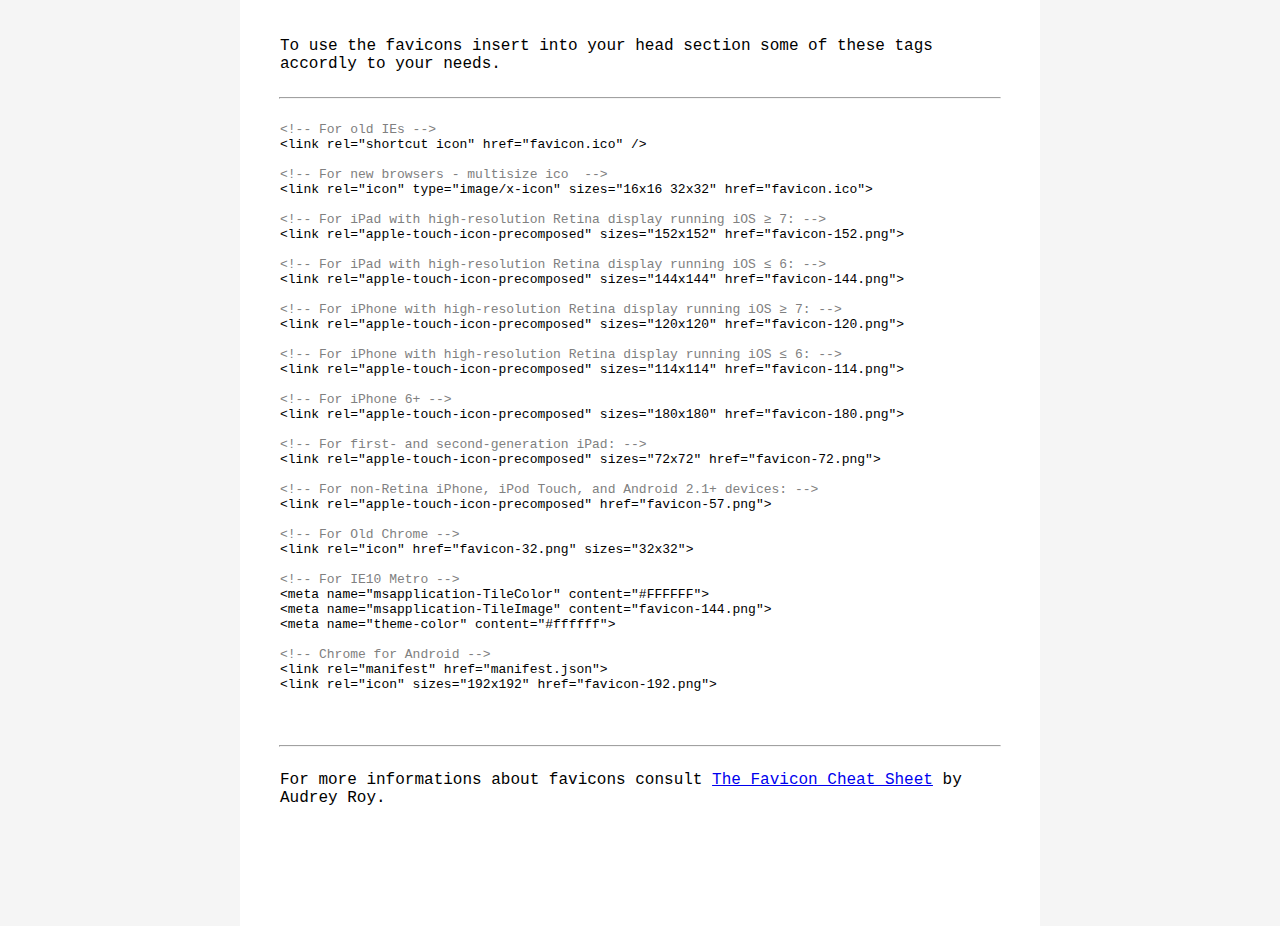
<file: images/Favicons/index.html>
<!DOCTYPE >
    <head>
        <title>
            Favicons
        </title>
        <meta charset="utf-8" />

        <!-- For old IEs -->
        <link rel="shortcut icon" href="favicon.ico" />

        <!-- For new browsers multisize ico  -->
        <link rel="icon" type="image/x-icon" sizes="16x16 32x32" href="favicon.ico">

        <!-- Chrome for Android -->
        <link rel="icon" sizes="192x192" href="favicon-192.png">

        <!-- For iPhone 6+ downscaled for other devices -->
        <link rel="apple-touch-icon-precomposed" sizes="180x180" href="favicon-180.png">

        <!-- For IE10 Metro -->
        <meta name="msapplication-TileColor" content="#FFFFFF">
        <meta name="msapplication-TileImage" content="favicon-144.png">

        <style>

            body {
                background-color: #f5f5f5;
                border: 0px;
                margin: 0px;
                padding: 0px;
                font-family: Consolas,Menlo,Monaco,Lucida Console,Liberation Mono,DejaVu Sans Mono,Bitstream Vera Sans Mono,Courier New,monospace,serif;
                color: black;
            }

            pre {
                margin: 0px;
                color: black;
                padding: 0px 5%;
            }

            code {

            }

            .container {
                background-color: white;
                max-width: 800px;
                width: 100%;
                margin: 0 auto;
                padding: 1% 0;
                height: 100%;
            }

            .comment {
                color: gray;
                padding: 0px;
                margin: 0px;
            }

            hr {
                width: 80%;
                padding: 0 5%;
                border-color: #f5f5f5;
                background-color: #D1D1D1;
            }

            p {
                padding: 1% 5%;
            }

        </style>

    </head>
    <body class="">

        <div class="container">
            <p>
                To use the favicons insert into your  head section some of these tags accordly to your needs.
            </p>
            <hr>
            <pre>
            <code>
<span class="comment">&lt;!-- For old IEs --&gt;</span>
&lt;link rel=&quot;shortcut icon&quot; href=&quot;favicon.ico&quot; /&gt;

<span class="comment">&lt;!-- For new browsers - multisize ico  --&gt;</span>
&lt;link rel=&quot;icon&quot; type=&quot;image/x-icon&quot; sizes=&quot;16x16 32x32&quot; href=&quot;favicon.ico&quot;&gt;

<span class="comment">&lt;!-- For iPad with high-resolution Retina display running iOS &ge; 7: --&gt;</span>
&lt;link rel=&quot;apple-touch-icon-precomposed&quot; sizes=&quot;152x152&quot; href=&quot;favicon-152.png&quot;&gt;

<span class="comment">&lt;!-- For iPad with high-resolution Retina display running iOS &le; 6: --&gt;</span>
&lt;link rel=&quot;apple-touch-icon-precomposed&quot; sizes=&quot;144x144&quot; href=&quot;favicon-144.png&quot;&gt;

<span class="comment">&lt;!-- For iPhone with high-resolution Retina display running iOS &ge; 7: --&gt;</span>
&lt;link rel=&quot;apple-touch-icon-precomposed&quot; sizes=&quot;120x120&quot; href=&quot;favicon-120.png&quot;&gt;

<span class="comment">&lt;!-- For iPhone with high-resolution Retina display running iOS &le; 6: --&gt;</span>
&lt;link rel=&quot;apple-touch-icon-precomposed&quot; sizes=&quot;114x114&quot; href=&quot;favicon-114.png&quot;&gt;

<span class="comment">&lt;!-- For iPhone 6+ --&gt;</span>
&lt;link rel=&quot;apple-touch-icon-precomposed&quot; sizes=&quot;180x180&quot; href=&quot;favicon-180.png&quot;&gt;

<span class="comment">&lt;!-- For first- and second-generation iPad: --&gt;</span>
&lt;link rel=&quot;apple-touch-icon-precomposed&quot; sizes=&quot;72x72&quot; href=&quot;favicon-72.png&quot;&gt;

<span class="comment">&lt;!-- For non-Retina iPhone, iPod Touch, and Android 2.1+ devices: --&gt;</span>
&lt;link rel=&quot;apple-touch-icon-precomposed&quot; href=&quot;favicon-57.png&quot;&gt;

<span class="comment">&lt;!-- For Old Chrome --&gt;</span>
&lt;link rel=&quot;icon&quot; href=&quot;favicon-32.png&quot; sizes=&quot;32x32&quot;&gt;

<span class="comment">&lt;!-- For IE10 Metro --&gt;</span>
&lt;meta name=&quot;msapplication-TileColor&quot; content=&quot;#FFFFFF&quot;&gt;
&lt;meta name=&quot;msapplication-TileImage&quot; content=&quot;favicon-144.png&quot;&gt;
&lt;meta name=&quot;theme-color&quot; content=&quot;#ffffff&quot;&gt;

<span class="comment">&lt;!-- Chrome for Android --&gt;</span>
&lt;link rel=&quot;manifest&quot; href=&quot;manifest.json&quot;&gt;
&lt;link rel=&quot;icon&quot; sizes=&quot;192x192&quot; href=&quot;favicon-192.png&quot;&gt;

            </code>
            </pre>

            <hr>

            <p>
                For more informations about favicons consult <a href="https://github.com/audreyr/favicon-cheat-sheet">The Favicon Cheat Sheet</a> by Audrey Roy.
            </p>

        </div>

    </body>
</>
</file>
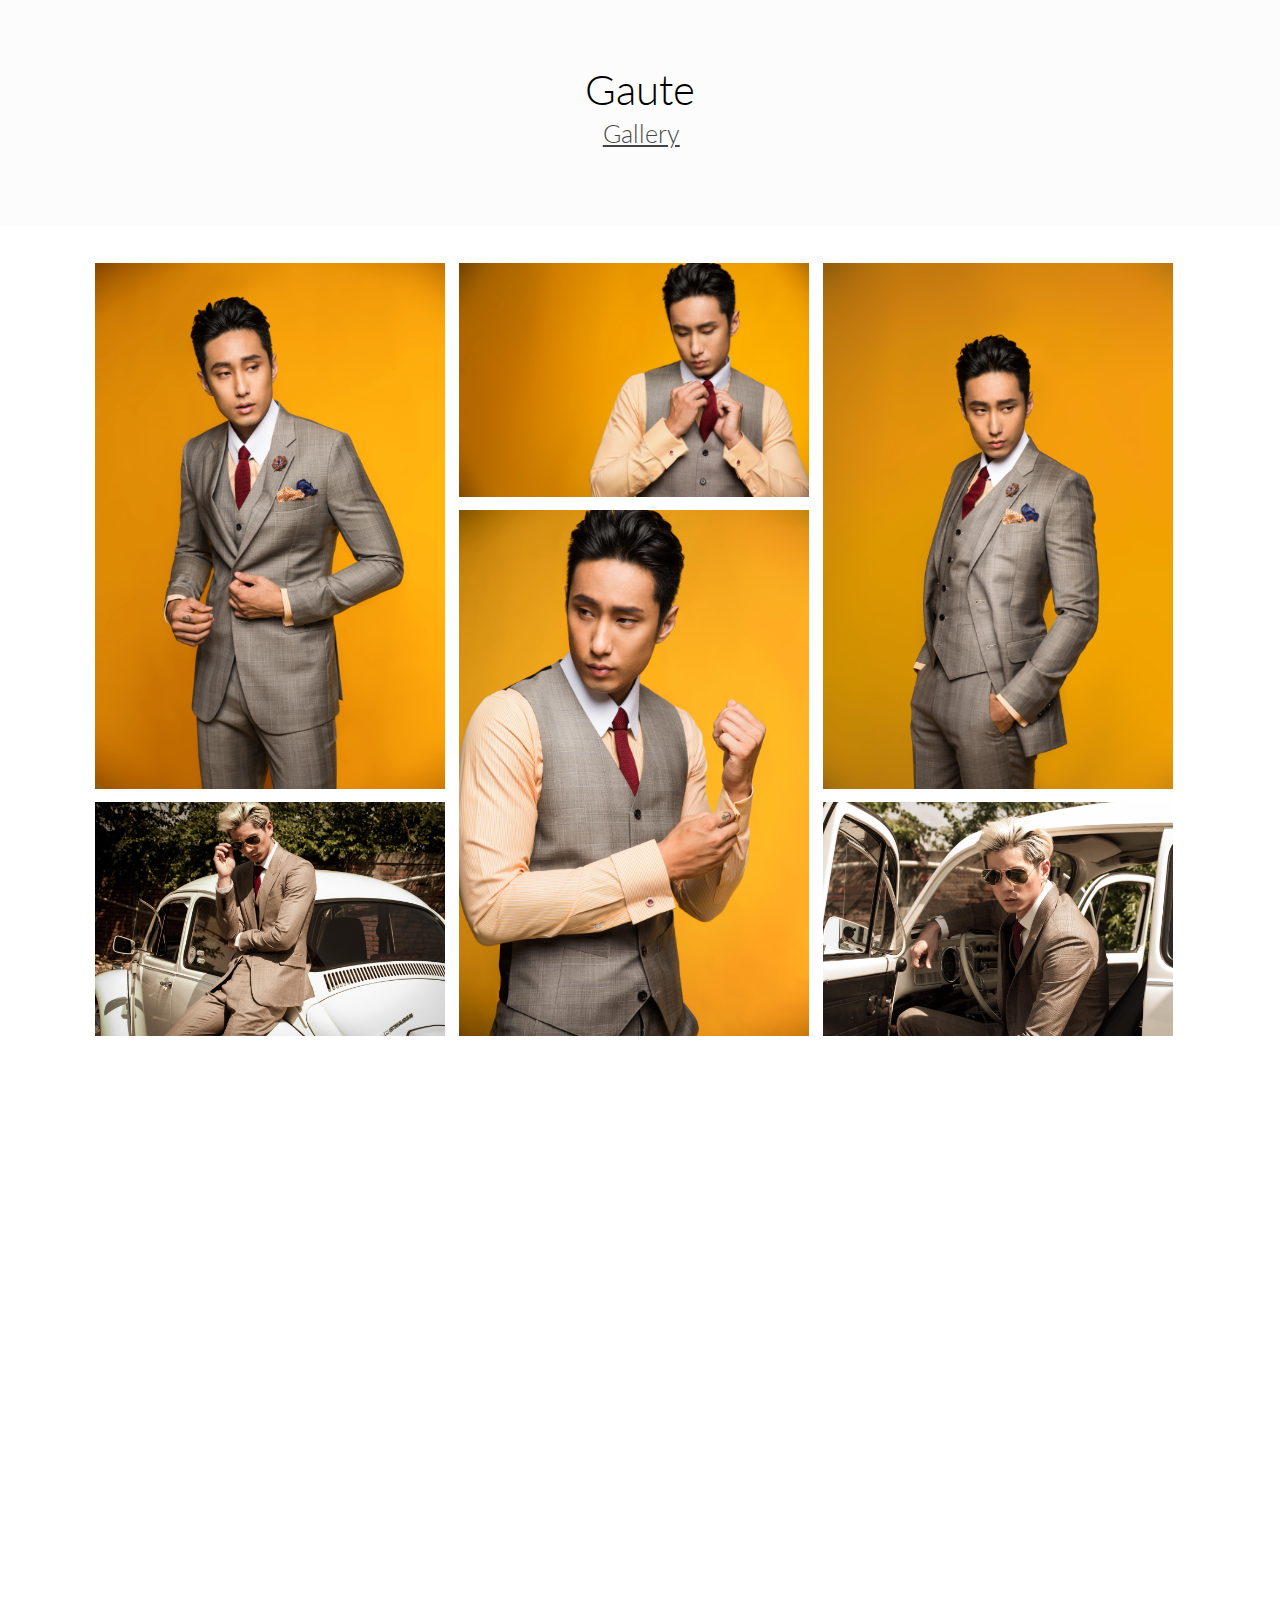
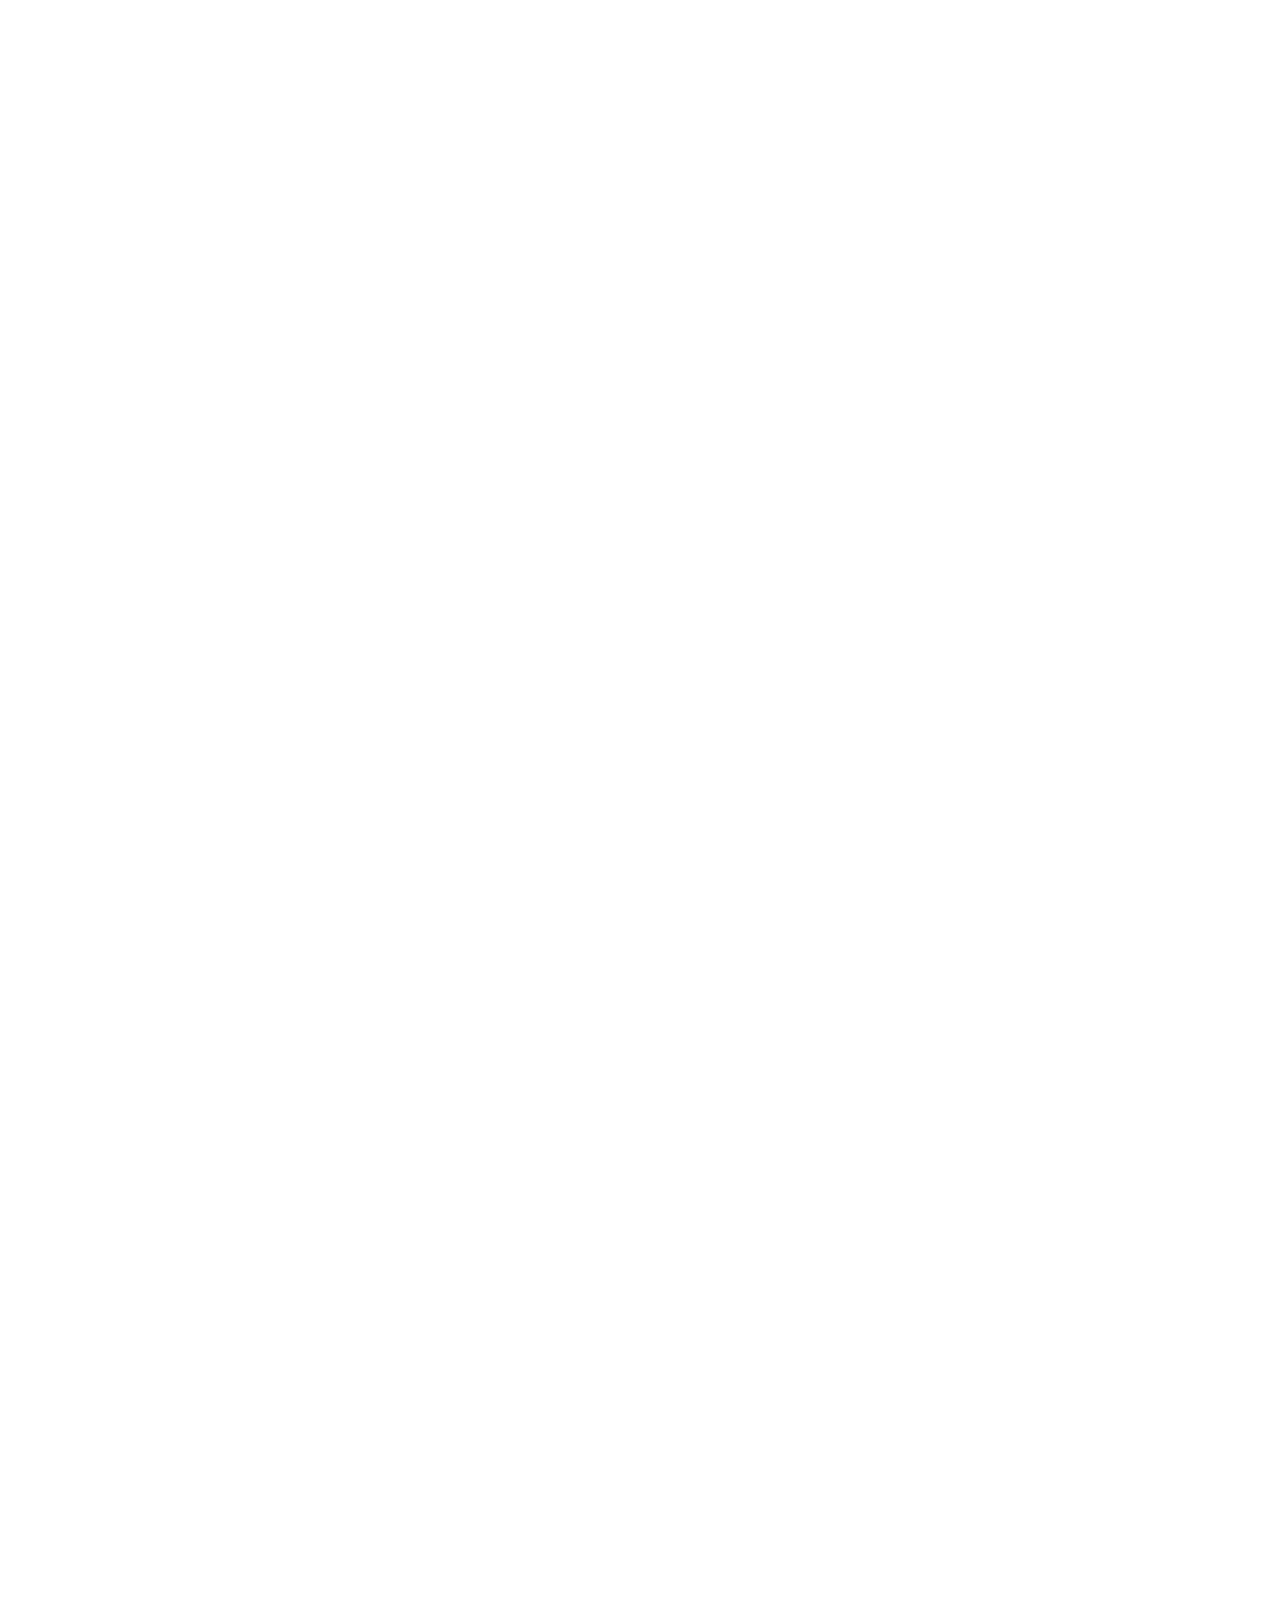
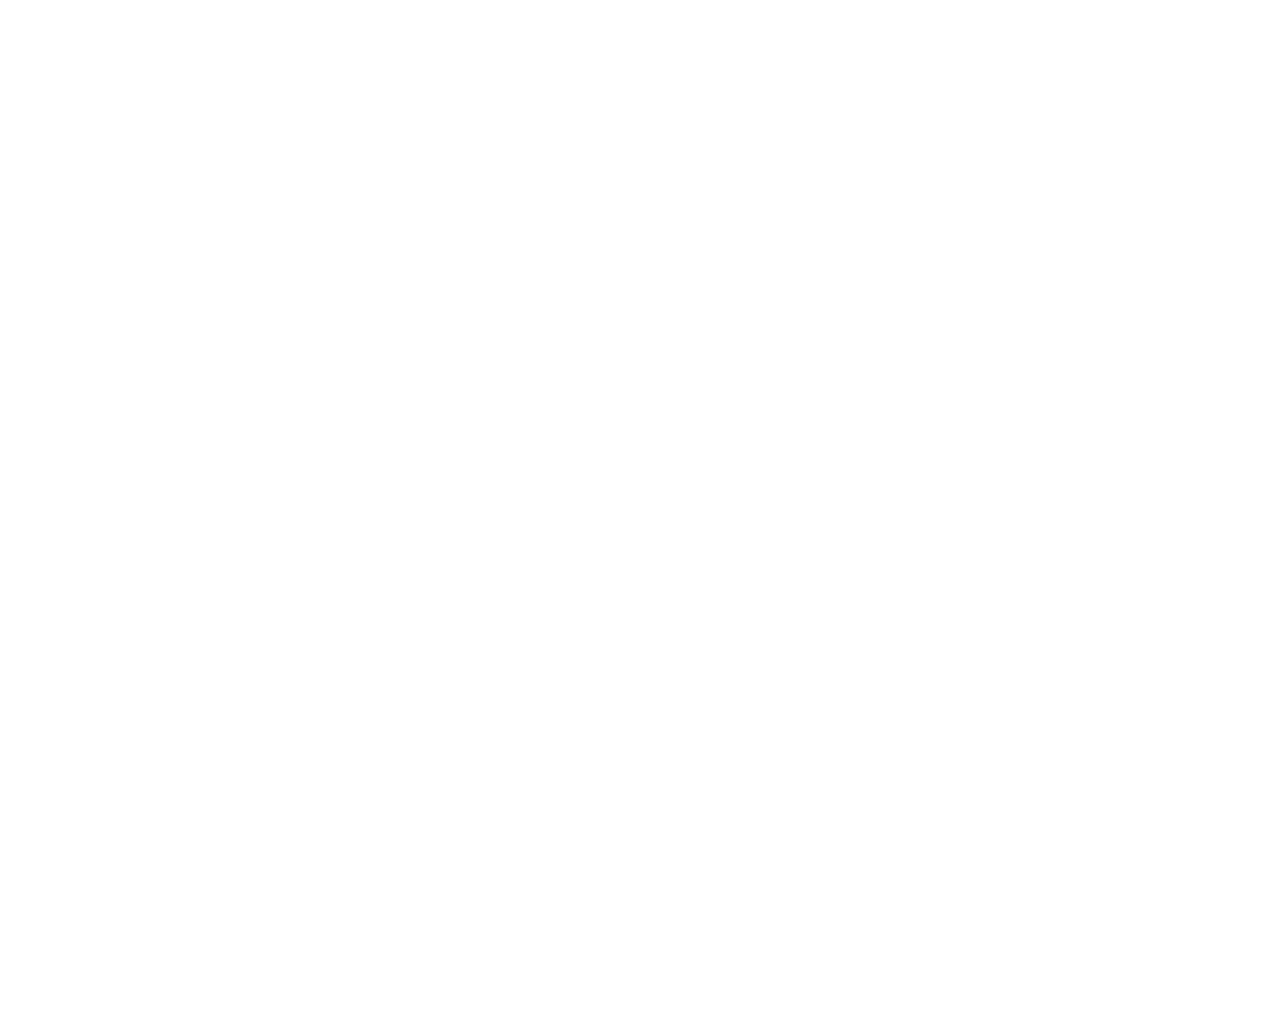
<file: gallery.html>
<!DOCTYPE html>
<html lang="en" class="no-js">

<head>
    <meta charset="UTF-8" />
    <meta http-equiv="X-UA-Compatible" content="IE=edge,chrome=1">
    <meta name="viewport" content="width=device-width, initial-scale=1.0">
    <title>Gaute</title>
    <meta name="description" content="傳承技藝，融合創新，時尚西服專業訂製、窄版西服、短版西服、結婚西服、西褲、背心、襯衫、結婚西服、、男士精品" />
    <meta name="keywords" content="時尚西裝,英式西裝,歐式西裝,新郎西裝,伴郎西裝,面試西裝,手工西裝,量身訂做" />
    <meta name="author" content="Codrops" />
    <link rel="shortcut icon" href="../favicon.ico">
    <link rel="stylesheet" type="text/css" href="css/default.css" />
    <link rel="stylesheet" type="text/css" href="css/component.css" />
    <script src="js/modernizr.custom.js"></script>
</head>

<body>
    <div class="container">

        <header>
            <h1><a href="index.html">Gaute</a><span>Gallery</span></h1>

        </header>
        <ul class="grid effect-1" id="grid">
            <li>
                <img src="images/gallery/s12.jpg">
            </li>
            <li>
                <img src="images/gallery/s13.jpg">
            </li>
            <li>
                <img src="images/gallery/s10.jpg">
            </li>
            <li>
                <img src="images/gallery/s11.jpg">
            </li>
            <li>
                <img src="images/gallery/s2.jpg">
            </li>

            <li>
                <img src="images/gallery/s1.jpg">
            </li>
            <li>
                <img src="images/gallery/s3.jpg">
            </li>
            <li>
                <img src="images/gallery/s4.jpg">
            </li>
            <li>
                <img src="images/gallery/s5.jpg">
            </li>
            <li>
                <img src="images/gallery/s6.jpg">
            </li>
            <li>
                <img src="images/gallery/s7.jpg">
            </li>
            <li>
                <img src="images/gallery/s8.jpg">

            </li>
            <li>
                <img src="images/gallery/s9.jpg">
            </li>
            <li>
                <img src="images/gallery/s12.jpg">
            </li>
            <li>
                <img src="images/gallery/s13.jpg">
            </li>
            <li>
                <img src="images/gallery/s10.jpg">
            </li>
            <li>
                <img src="images/gallery/s11.jpg">
            </li>
            <li>
                <img src="images/gallery/s2.jpg">
            </li>

            <li>
                <img src="images/gallery/s1.jpg">
            </li>
            <li>
                <img src="images/gallery/s3.jpg">
            </li>
            <li>
                <img src="images/gallery/s4.jpg">
            </li>
            <li>
                <img src="images/gallery/s5.jpg">
            </li>
            <li>
                <img src="images/gallery/s6.jpg">
            </li>
            <li>
                <img src="images/gallery/s7.jpg">
            </li>
            <li>
                <img src="images/gallery/s8.jpg">
            </li>
            <li>
                <img src="images/gallery/s9.jpg">
            </li>
            <li>
                <img src="images/gallery/s12.jpg">
            </li>


        </ul>
    </div>
    <script src="js/masonry.pkgd.min.js"></script>
    <script src="js/imagesloaded.js"></script>
    <script src="js/classie.js"></script>
    <script src="js/AnimOnScroll.js"></script>
    <script>
        new AnimOnScroll(document.getElementById('grid'), {
            minDuration: 0.4,
            maxDuration: 0.7,
            viewportFactor: 0.2
        });
    </script>
</body>

</html>
</file>
<file: css/default.css>
@import url(http://fonts.googleapis.com/css?family=Lato:300,400,700);
@font-face {
    font-family: 'codropsicons';
    src: url('../fonts/codropsicons/codropsicons.eot');
    src: url('../fonts/codropsicons/codropsicons.eot?#iefix') format('embedded-opentype'), url('../fonts/codropsicons/codropsicons.woff') format('woff'), url('../fonts/codropsicons/codropsicons.ttf') format('truetype'), url('../fonts/codropsicons/codropsicons.svg#codropsicons') format('svg');
    font-weight: normal;
    font-style: normal;
}

*,
*:after,
*:before {
    -webkit-box-sizing: border-box;
    -moz-box-sizing: border-box;
    box-sizing: border-box;
}

body,
html {
    font-size: 100%;
    padding: 0;
    margin: 0;
}


/* Clearfix hack by Nicolas Gallagher: http://nicolasgallagher.com/micro-clearfix-hack/ */

.clearfix:before,
.clearfix:after {
    content: " ";
    display: table;
}

.clearfix:after {
    clear: both;
}

body {
    font-family: 'Lato', Calibri, Arial, sans-serif;
    color: #151515;
    background: white;
}

a {
    color: black;
    text-decoration: none;
}

a:hover,
a:active {
    color: black;
}


/* Header Style */

.container>header {
    margin: 0 auto;
    padding: 2em;
}

.container>header {
    text-align: center;
    background: rgba(0, 0, 0, 0.01);
}

.container>header h1 {
    font-size: 2.625em;
    line-height: 1.3;
    margin: 30px;
    font-weight: 300;
}

.container>header span {
    display: block;
    text-decoration: underline;
    font-size: 60%;
    opacity: 0.8;
    padding: 0 0 0.6em 0.1em;
}


/* To Navigation Style */

.codrops-top {
    background: #fff;
    background: rgba(255, 255, 255, 0.8);
    text-transform: uppercase;
    width: 100%;
    font-size: 0.69em;
    line-height: 2.2;
}

.codrops-top a {
    padding: 0 1em;
    letter-spacing: 0.1em;
    color: #6b7381;
    display: inline-block;
}

.codrops-top a:hover {
    color: #424b5a;
    background: rgba(255, 255, 255, 1);
}

.codrops-top span.right {
    float: right;
}

.codrops-top span.right a {
    float: left;
    display: block;
}

.codrops-icon:before {
    font-family: 'codropsicons';
    margin: 0 4px;
    speak: none;
    font-style: normal;
    font-weight: normal;
    font-variant: normal;
    text-transform: none;
    line-height: 1;
    -webkit-font-smoothing: antialiased;
}

.codrops-icon-drop:before {
    content: "\e001";
}

.codrops-icon-prev:before {
    content: "\e004";
}


/* Demo Buttons Style */

.codrops-demos {
    padding-top: 1em;
    font-size: 0.9em;
}

.codrops-demos a {
    display: inline-block;
    margin: 0.5em;
    padding: 0.7em 1.1em;
    border: 3px solid #6b7381;
    color: #6b7381;
    font-weight: 700;
}

.codrops-demos a:hover,
.codrops-demos a.current-demo,
.codrops-demos a.current-demo:hover {
    opacity: 0.6;
}

@media screen and (max-width: 25em) {
    .codrops-icon span {
        display: none;
    }
}
</file>
<file: css/component.css>
.grid {
	max-width: 69em;
	list-style: none;
	margin: 30px auto;
	padding: 0;
}

.grid li {
	display: block;
	float: left;
	padding: 7px;
	width: 33%;
	opacity: 0;
}

.grid li.shown,
.no-js .grid li,
.no-cssanimations .grid li {
	opacity: 1;
}

.grid li a,
.grid li img {
	outline: none;
	border: none;
	display: block;
	max-width: 100%;
}

/* Effect 1: opacity */
.grid.effect-1 li.animate {
	-webkit-animation: fadeIn 0.65s ease forwards;
	animation: fadeIn 0.65s ease forwards;
}

@-webkit-keyframes fadeIn {
	0% { }
	100% { opacity: 1; }
}

@keyframes fadeIn {
	0% { }
	100% { opacity: 1; }
}

/* Effect 2: Move Up */
.grid.effect-2 li.animate {
	-webkit-transform: translateY(200px);
	transform: translateY(200px);
	-webkit-animation: moveUp 0.65s ease forwards;
	animation: moveUp 0.65s ease forwards;
}

@-webkit-keyframes moveUp {
	0% { }
	100% { -webkit-transform: translateY(0); opacity: 1; }
}

@keyframes moveUp {
	0% { }
	100% { -webkit-transform: translateY(0); transform: translateY(0); opacity: 1; }
}

/* Effect 3: Scale up */
.grid.effect-3 li.animate {
	-webkit-transform: scale(0.6);
	transform: scale(0.6);
	-webkit-animation: scaleUp 0.65s ease-in-out forwards;
	animation: scaleUp 0.65s ease-in-out forwards;
}

@-webkit-keyframes scaleUp {
	0% { }
	100% { -webkit-transform: scale(1); opacity: 1; }
}

@keyframes scaleUp {
	0% { }
	100% { -webkit-transform: scale(1); transform: scale(1); opacity: 1; }
}

/* Effect 4: fall perspective */
.grid.effect-4 {
	-webkit-perspective: 1300px;
	perspective: 1300px;
}

.grid.effect-4 li.animate {
	-webkit-transform-style: preserve-3d;
	transform-style: preserve-3d;
	-webkit-transform: translateZ(400px) translateY(300px) rotateX(-90deg);
	transform: translateZ(400px) translateY(300px) rotateX(-90deg);
	-webkit-animation: fallPerspective .8s ease-in-out forwards;
	animation: fallPerspective .8s ease-in-out forwards;
}

@-webkit-keyframes fallPerspective {
	0% { }
	100% { -webkit-transform: translateZ(0px) translateY(0px) rotateX(0deg); opacity: 1; }
}

@keyframes fallPerspective {
	0% { }
	100% { -webkit-transform: translateZ(0px) translateY(0px) rotateX(0deg); transform: translateZ(0px) translateY(0px) rotateX(0deg); opacity: 1; }
}

/* Effect 5: fly (based on http://lab.hakim.se/scroll-effects/ by @hakimel) */
.grid.effect-5 {
	-webkit-perspective: 1300px;
	perspective: 1300px;
}

.grid.effect-5 li.animate {
	-webkit-transform-style: preserve-3d;
	transform-style: preserve-3d;
	-webkit-transform-origin: 50% 50% -300px;
	transform-origin: 50% 50% -300px;
	-webkit-transform: rotateX(-180deg);
	transform: rotateX(-180deg);
	-webkit-animation: fly .8s ease-in-out forwards;
	animation: fly .8s ease-in-out forwards;
}

@-webkit-keyframes fly {
	0% { }
	100% { -webkit-transform: rotateX(0deg); opacity: 1; }
}

@keyframes fly {
	0% { }
	100% { -webkit-transform: rotateX(0deg); transform: rotateX(0deg); opacity: 1; }
}

/* Effect 6: flip (based on http://lab.hakim.se/scroll-effects/ by @hakimel) */
.grid.effect-6 {
	-webkit-perspective: 1300px;
	perspective: 1300px;
}

.grid.effect-6 li.animate {
	-webkit-transform-style: preserve-3d;
	transform-style: preserve-3d;
	-webkit-transform-origin: 0% 0%;
	transform-origin: 0% 0%;
	-webkit-transform: rotateX(-80deg);
	transform: rotateX(-80deg);
	-webkit-animation: flip .8s ease-in-out forwards;
	animation: flip .8s ease-in-out forwards;
}

@-webkit-keyframes flip {
	0% { }
	100% { -webkit-transform: rotateX(0deg); opacity: 1; }
}

@keyframes flip {
	0% { }
	100% { -webkit-transform: rotateX(0deg); transform: rotateX(0deg); opacity: 1; }
}

/* Effect 7: helix (based on http://lab.hakim.se/scroll-effects/ by @hakimel) */
.grid.effect-7 {
	-webkit-perspective: 1300px;
	perspective: 1300px;
}

.grid.effect-7 li.animate {
	-webkit-transform-style: preserve-3d;
	transform-style: preserve-3d;
	-webkit-transform: rotateY(-180deg);
	transform: rotateY(-180deg);
	-webkit-animation: helix .8s ease-in-out forwards;
	animation: helix .8s ease-in-out forwards;
}

@-webkit-keyframes helix {
	0% { }
	100% { -webkit-transform: rotateY(0deg); opacity: 1; }
}

@keyframes helix {
	0% { }
	100% { -webkit-transform: rotateY(0deg); transform: rotateY(0deg); opacity: 1; }
}

/* Effect 8:  */
.grid.effect-8 {
	-webkit-perspective: 1300px;
	perspective: 1300px;
}

.grid.effect-8 li.animate {
	-webkit-transform-style: preserve-3d;
	transform-style: preserve-3d;
	-webkit-transform: scale(0.4);
	transform: scale(0.4);
	-webkit-animation: popUp .8s ease-in forwards;
	animation: popUp .8s ease-in forwards;
}

@-webkit-keyframes popUp {
	0% { }
	70% { -webkit-transform: scale(1.1); opacity: .8; -webkit-animation-timing-function: ease-out; }
	100% { -webkit-transform: scale(1); opacity: 1; }
}

@keyframes popUp {
	0% { }
	70% { -webkit-transform: scale(1.1); transform: scale(1.1); opacity: .8; -webkit-animation-timing-function: ease-out; animation-timing-function: ease-out; }
	100% { -webkit-transform: scale(1); transform: scale(1); opacity: 1; }
}

@media screen and (max-width: 900px) {
	.grid li {
		width: 50%;
	}
}

@media screen and (max-width: 400px) {
	.grid li {
		width: 100%;
	}
}
</file>
